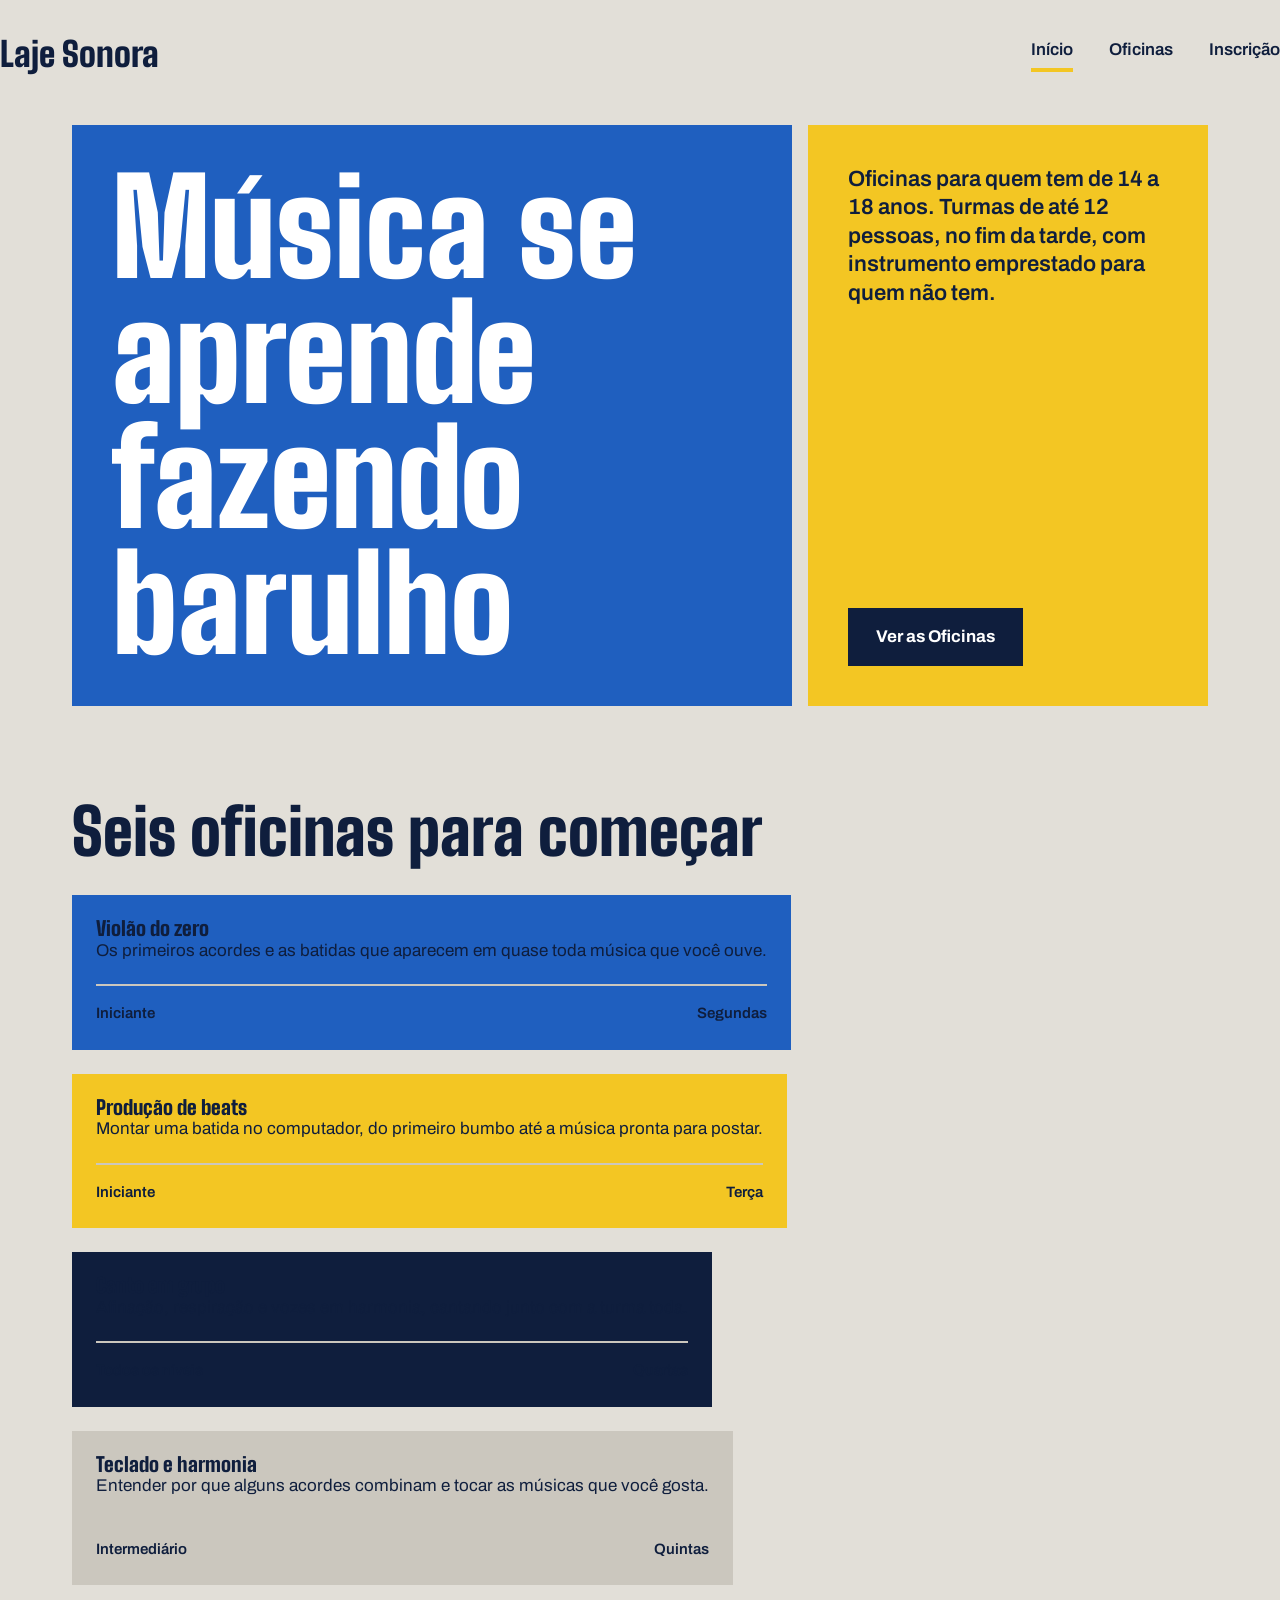
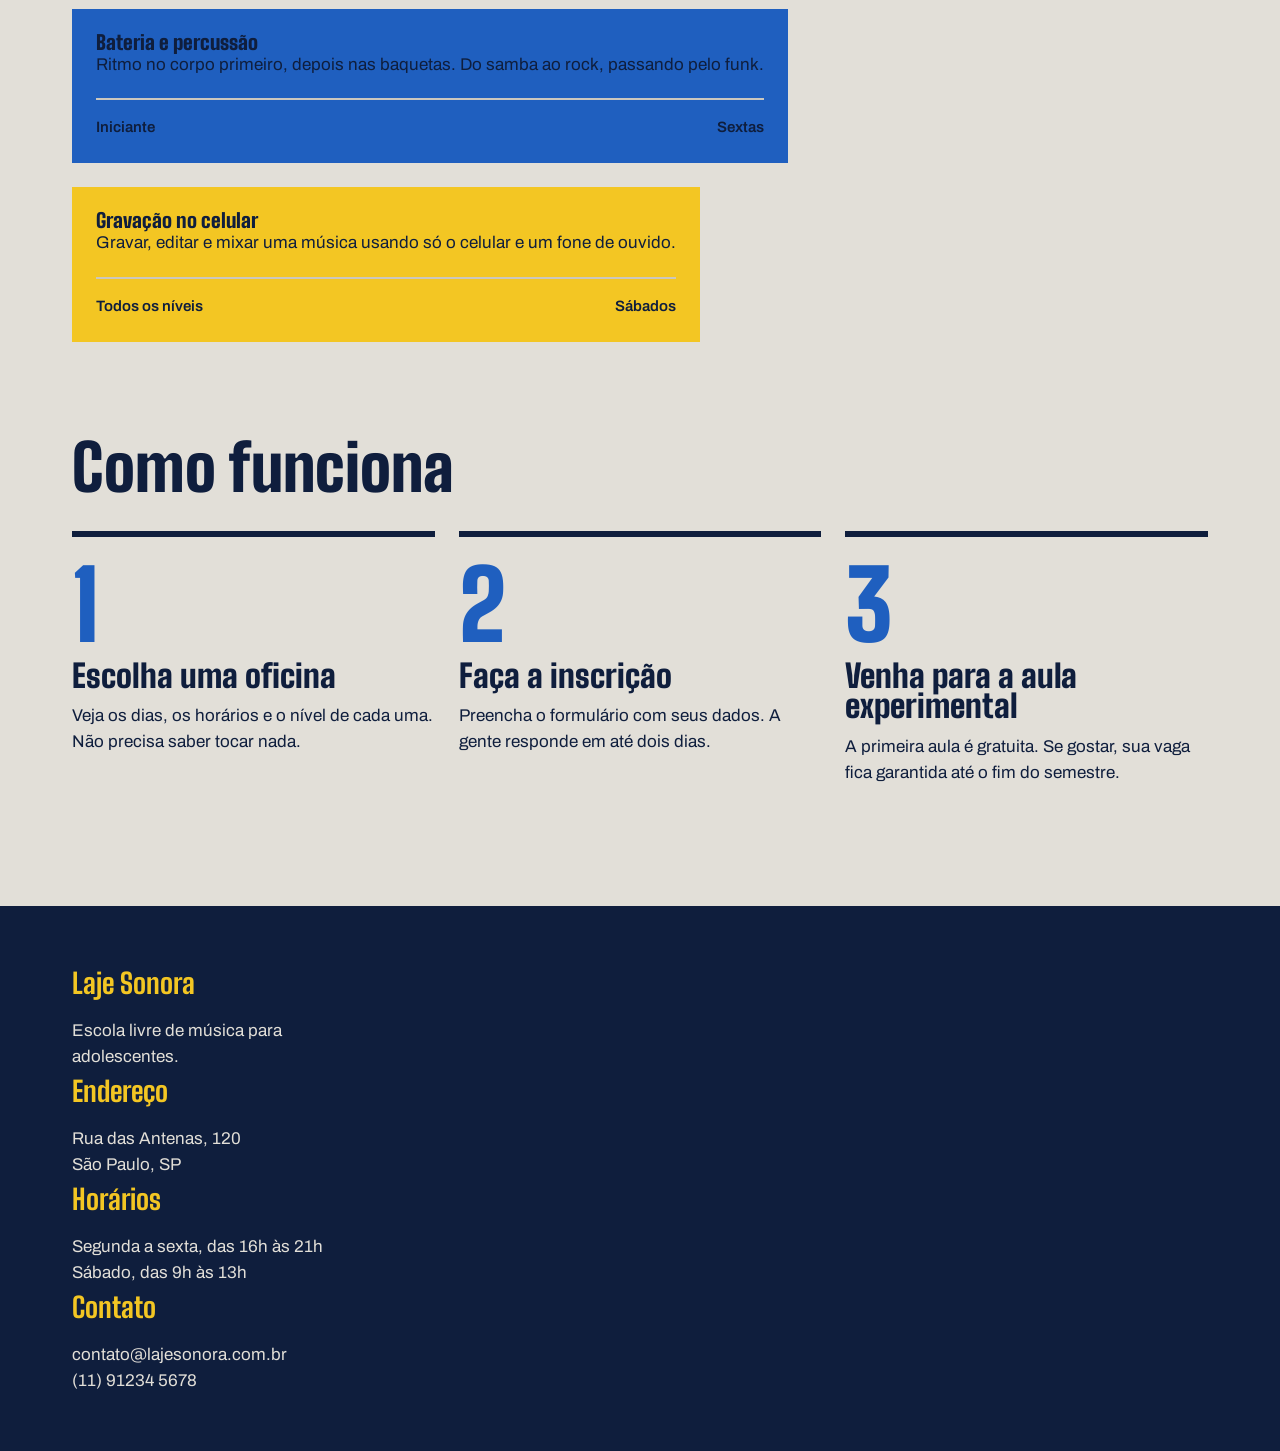
<file: index.html>
<!DOCTYPE html>
<html lang="pt-BR">
<head>
    <meta charset="UTF-8">
    <meta name="viewport" content="width=device-width, initial-scale=1.0">
    <link rel="preconnect" href="https://fonts.googleapis.com">
    <link rel="preconnect" href="https://fonts.gstatic.com" crossorigin>
    <link href="https://fonts.googleapis.com/css2?family=Archivo:ital,wght@0,100..900;1,100..900&family=Big+Shoulders:opsz,wght@10..72,100..900&display=swap" rel="stylesheet">
    <link rel="stylesheet" href="./index.css">
    <title>Laje Sonora | Início</title>
</head>
<body>
    <header class="topo">
        <a href="./index.html" class="logo">Laje Sonora</a>        
        <nav class="menu">
            <a href="./index.html" class="atual">Início</a>
            <a href="./oficinas.html">Oficinas</a>
            <a href="./inscricao.html">Inscrição</a>
        </nav>
    </header>
    <main>
        <section class="conteudo cartazes">
            <div class="cartaz cartaz-principal">
                <h1>Música se aprende fazendo barulho</h1>
            </div>
            <div class="cartaz cartaz-lateral">
                <p>Oficinas para quem tem de 14 a 18 anos. Turmas de até 12 pessoas, no fim da tarde, com instrumento emprestado para quem não tem.</p>
                <a href="oficinas.html" class="botao">Ver as Oficinas</a>
            </div>
        </section>
        <section class="conteudo secao">
            <h2 class="titulo-secao">Seis oficinas para começar</h2>
            <div class="cards">
                <article class="foto foto-azul">
                <div class="card-texto">
                    <h3>Violão do zero</h3>
                    <p>Os primeiros acordes e as batidas que aparecem em quase toda música que você ouve.</p>
                    <div class="card-info">
                        <span>Iniciante</span>
                        <span>Segundas</span>
                    </div>
                </div>
                </article>
                <article class="foto foto-amarela">
                <div class="card-texto">
                    <h3>Produção de beats</h3>
                    <p>Montar uma batida no computador, do primeiro bumbo até a música pronta para postar.</p>
                    <div class="card-info">
                        <span>Iniciante</span>
                        <span>Terça</span>
                    </div>
                </div>
                </article>
                <article class="foto foto-tinta">
                <div class="card-texto">
                    <h3>Canto em grupo</h3>
                    <p>Afinação, respiração e vozes em harmonia, cantando junto com a turma toda.</p>
                    <div class="card-info">
                        <span>Todos os níveis</span>
                        <span>Quartas</span>
                    </div>
                </div>
                </article>
                <article class="foto">
                <div class="card-texto">
                    <h3>Teclado e harmonia</h3>
                    <p>Entender por que alguns acordes combinam e tocar as músicas que você gosta.</p>
                    <div class="card-info">
                        <span>Intermediário</span>
                        <span>Quintas</span>
                    </div>
                </div>
                </article>
                <article class="foto foto-azul">
                    <div class="card-texto">
                        <h3>Bateria e percussão</h3>
                        <p>Ritmo no corpo primeiro, depois nas baquetas. Do samba ao rock, passando pelo funk.</p>
                        <div class="card-info">
                            <span>Iniciante</span>
                            <span>Sextas</span>
                        </div>
                    </div>
                </article>
                <article class="foto foto-amarela">
                    <div class="card-texto">
                        <h3>Gravação no celular</h3>
                        <p>Gravar, editar e mixar uma música usando só o celular e um fone de ouvido.</p>
                        <div class="card-info">
                            <span>Todos os níveis</span>
                            <span>Sábados</span>
                        </div>
                    </div>
                </article>
            </div>
        </section>
        <section class="conteudo secao">
            <h2 class="titulo-secao">Como funciona</h2>
            <div class="passos">
                <div class="passo">
                    <p class="passo-numero">1</p>
                    <h3>Escolha uma oficina</h3>
                    <p>Veja os dias, os horários e o nível de cada uma. Não precisa saber tocar nada.</p>
                </div>
                <div class="passo">
                    <p class="passo-numero">2</p>
                    <h3>Faça a inscrição</h3>
                    <p>Preencha o formulário com seus dados. A gente responde em até dois dias.</p>
                </div>
                <div class="passo">
                    <p class="passo-numero">3</p>
                    <h3>Venha para a aula experimental</h3>
                    <p>A primeira aula é gratuita. Se gostar, sua vaga fica garantida até o fim do semestre.</p>
                </div>
            </div>
        </section>
    </main>
    <footer class="rodape">
        <div class="conteudo rodape-colunas">
            <div class="rodape-coluna">
                <h4>Laje Sonora</h4>
                <p>Escola livre de música para <br> adolescentes.</p>
            </div>
        </div>
        <div class="conteudo rodape-colunas">
            <div class="rodape-coluna">
                <h4>Endereço</h4>
                <p>Rua das Antenas, 120 <br> São Paulo, SP</p>
            </div>
        </div>
        <div class="conteudo rodape-colunas">
            <div class="rodape-coluna">
                <h4>Horários</h4>
                <p>Segunda a sexta, das 16h às 21h <br> Sábado, das 9h às 13h</p>
            </div>
        </div>
        <div class="conteudo rodape-colunas">
            <div class="rodape-coluna">
                <h4>Contato</h4>
                <p>contato@lajesonora.com.br <br> (11) 91234 5678</p>
            </div>
        </div>
    </footer>
</body>
</html>
</file>
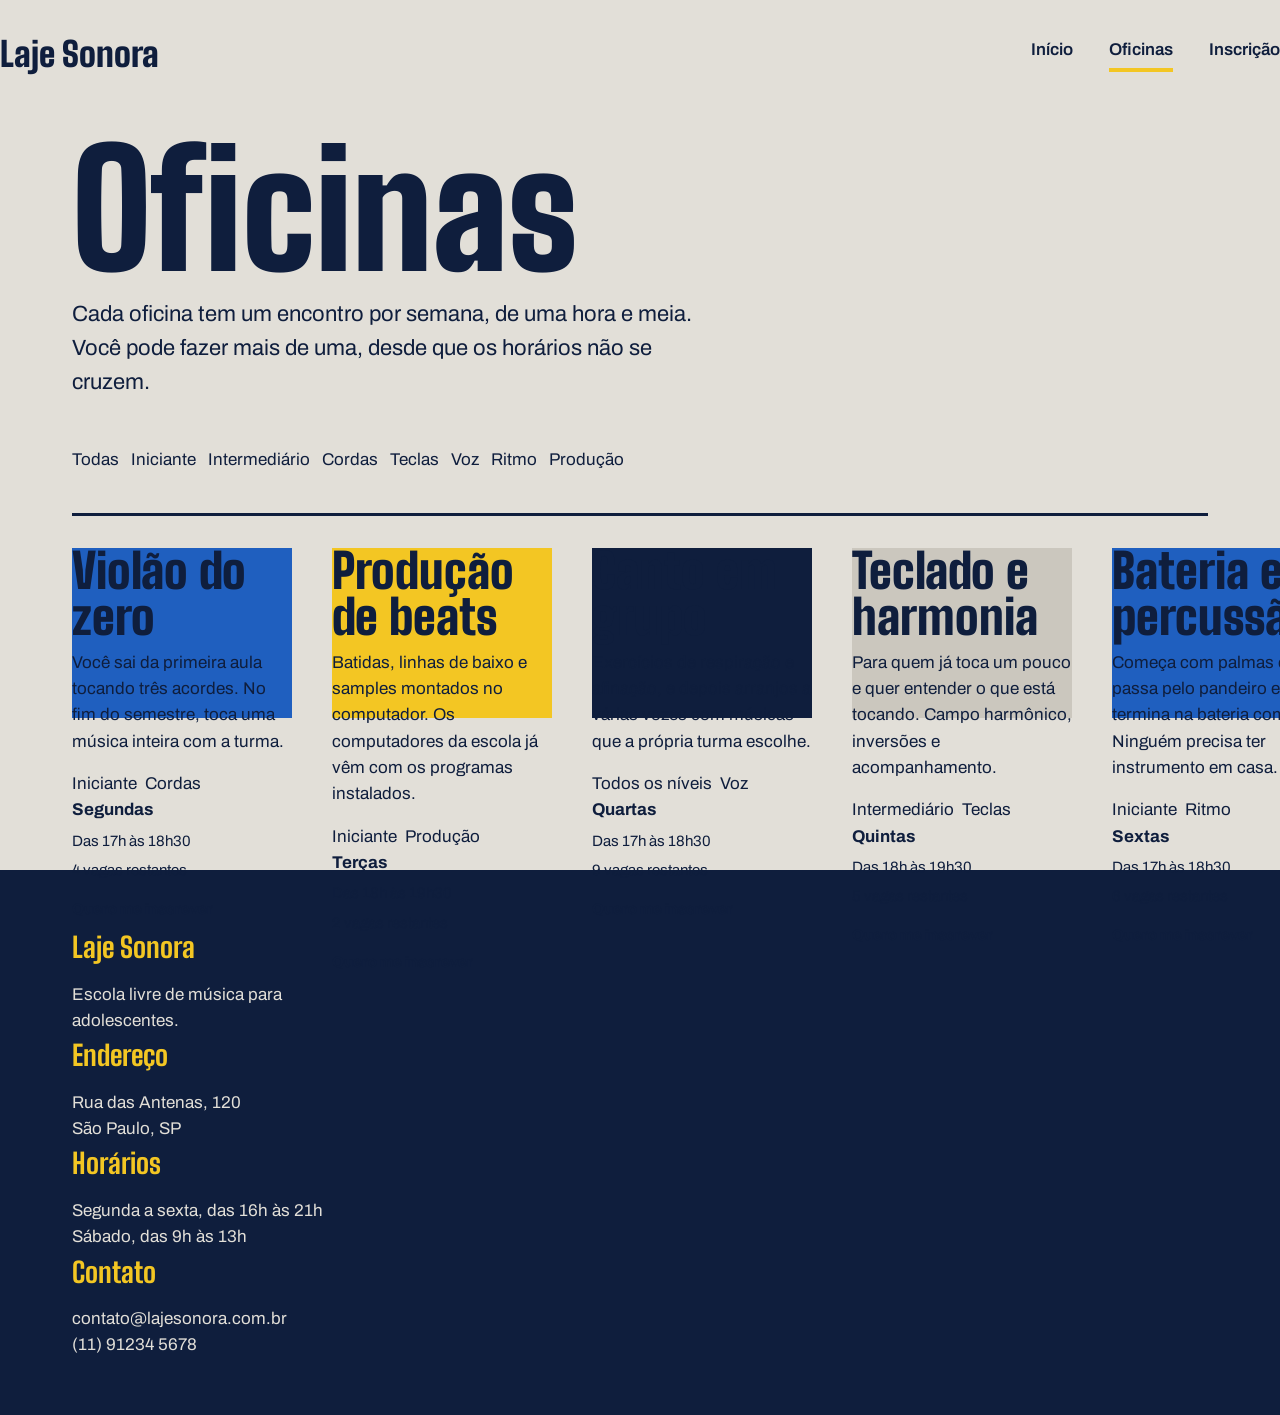
<file: oficinas.html>
<!DOCTYPE html>
<html lang="pt-BR">
<head>
    <meta charset="UTF-8">
    <meta name="viewport" content="width=device-width, initial-scale=1.0">
    <link rel="preconnect" href="https://fonts.googleapis.com">
    <link rel="preconnect" href="https://fonts.gstatic.com" crossorigin>
    <link href="https://fonts.googleapis.com/css2?family=Archivo:ital,wght@0,100..900;1,100..900&family=Big+Shoulders:opsz,wght@10..72,100..900&display=swap" rel="stylesheet">
    <link rel="stylesheet" href="./oficinas.css">
    <title>Laje Sonora | Oficinas</title>
</head>
<body>
    <header class="topo">
        <a href="./index.html" class="logo">Laje Sonora</a>        
        <nav class="menu">
            <a href="./index.html">Início</a>
            <a href="./oficinas.html" class="atual">Oficinas</a>
            <a href="./inscricao.html">Inscrição</a>
        </nav>
    </header>
    <main>
        <section class="conteudo">
            <h1 class="titulo-pagina">Oficinas</h1>
            <p class="subtitulo-pagina">Cada oficina tem um encontro por semana, de uma hora e meia. Você pode fazer mais de uma, desde que os horários não se cruzem.</p>
            <div class="filtros">
                <span class="ativo">Todas</span>
                <span>Iniciante</span>
                <span>Intermediário</span>
                <span>Cordas</span>
                <span>Teclas</span>
                <span>Voz</span>
                <span>Ritmo</span>
                <span>Produção</span>
            </div>
            <div class="lista">
                <article class="oficina">
                    <div class="foto foto-azul">
                        <div class="oficina-texto">
                            <h2>Violão do zero</h2>
                            <p>Você sai da primeira aula tocando três acordes. No fim do semestre, toca uma música inteira com a turma.</p>
                            <div class="etiquetas"><span>Iniciante</span><span>Cordas</span></div>
                        </div>
                        <div class="oficina-detalhes">
                            <strong>Segundas</strong>
                            <span>Das 17h às 18h30</span>
                            <span>4 vagas restantes</span>
                            <a href="./inscricao.html">Quero me inscrever</a>
                        </div>
                    </div>
                    <div class="foto foto-amarela">
                        <div class="oficina-texto">
                            <h2>Produção de beats</h2>
                            <p>Batidas, linhas de baixo e samples montados no computador. Os computadores da escola já vêm com os programas instalados.</p>
                            <div class="etiquetas"><span>Iniciante</span><span>Produção</span></div>
                        </div>
                        <div class="oficina-detalhes">
                            <strong>Terças</strong>
                            <span>Das 18h às 19h30</span>
                            <span>2 vagas restantes</span>
                            <a href="./inscricao.html">Quero me inscrever</a>
                        </div>
                    </div>
                    <div class="foto foto-tinta">
                        <div class="oficina-texto">
                            <h2>Canto em grupo</h2>
                            <p>Exercícios de respiração e afinação, e depois arranjos a várias vozes com músicas que a própria turma escolhe.</p>
                            <div class="etiquetas"><span>Todos os níveis</span><span>Voz</span></div>
                        </div>
                        <div class="oficina-detalhes">
                            <strong>Quartas</strong>
                            <span>Das 17h às 18h30</span>
                            <span>9 vagas restantes</span>
                            <a href="./inscricao.html">Quero me inscrever</a>
                        </div>
                    </div>
                    <div class="foto">
                        <div class="oficina-texto">
                            <h2>Teclado e harmonia</h2>
                            <p>Para quem já toca um pouco e quer entender o que está tocando. Campo harmônico, inversões e acompanhamento.</p>
                            <div class="etiquetas"><span>Intermediário</span><span>Teclas</span></div>
                        </div>
                        <div class="oficina-detalhes">
                            <strong>Quintas</strong>
                            <span>Das 18h às 19h30</span>
                            <span>5 vagas restantes</span>
                            <a href="./inscricao.html">Quero me inscrever</a>
                        </div>
                    </div>
                    <div class="foto foto-azul">
                        <div class="oficina-texto">
                            <h2>Bateria e percussão</h2>
                            <p>Começa com palmas e pés, passa pelo pandeiro e termina na bateria completa. Ninguém precisa ter instrumento em casa.</p>
                            <div class="etiquetas"><span>Iniciante</span><span>Ritmo</span></div>
                        </div>
                        <div class="oficina-detalhes">
                            <strong>Sextas</strong>
                            <span>Das 17h às 18h30</span>
                            <span>6 vagas restantes</span>
                            <a href="./inscricao.html">Quero me inscrever</a>
                        </div>
                    </div>
                    <div class="foto foto-amarela">
                        <div class="oficina-texto">
                            <h2>Gravação no celular</h2>
                            <p>Como posicionar o celular, gravar voz e instrumento separados e juntar tudo num aplicativo gratuito de edição.</p>
                            <div class="etiquetas"><span>Todos os níveis</span><span>Produção</span></div>
                        </div>
                        <div class="oficina-detalhes">
                            <strong>Sábados</strong>
                            <span>Das 10h às 11h30</span>
                            <span>7 vagas restantes</span>
                            <a href="./inscricao.html">Quero me inscrever</a>
                        </div>
                    </div>
                </article>
            </div>
        </section>
    </main>
    <footer class="rodape">
        <div class="conteudo rodape-colunas">
            <div class="rodape-coluna">
                <h4>Laje Sonora</h4>
                <p>Escola livre de música para <br> adolescentes.</p>
            </div>
        </div>
        <div class="conteudo rodape-colunas">
            <div class="rodape-coluna">
                <h4>Endereço</h4>
                <p>Rua das Antenas, 120 <br> São Paulo, SP</p>
            </div>
        </div>
        <div class="conteudo rodape-colunas">
            <div class="rodape-coluna">
                <h4>Horários</h4>
                <p>Segunda a sexta, das 16h às 21h <br> Sábado, das 9h às 13h</p>
            </div>
        </div>
        <div class="conteudo rodape-colunas">
            <div class="rodape-coluna">
                <h4>Contato</h4>
                <p>contato@lajesonora.com.br <br> (11) 91234 5678</p>
            </div>
        </div>
    </footer>
</body>
</html>
</file>
<file: index.css>
* {
    margin: 0;
    padding: 0;
    box-sizing: border-box;
    color: inherit;
}

:root{
    --concreto: #E2DFD8;
    --concreto-escuro: #CBC7BE;
    --tinta: #0F1E3D;
    --caixa-dagua: #1F5FBF;
    --fita: #F3C623;
    --branco: #ffffff;
    --fonte-cartaz: "Big Shoulders", "Arial Narrow", sans-serif;
    --fonte-texto: "Archivo", Arial, sans-serif;
}

body{
    background-color: var(--concreto);
    color: var(--tinta);
    font-family: var(--fonte-texto);
    font-size: 17px;
    line-height: 1.55;
}

h1, h2, h3{
    font-family: var(--fonte-cartaz);
    font-weight: 900;
    line-height: 0.95;
}

.conteudo{
    max-width: 1200px;
    margin-inline: auto;
    padding-inline: 32px;
}

.topo{
    padding-block: 28px;
    display: flex;
    justify-content: space-between;
    align-items: center;
}

.logo{
    font-family: var(--fonte-cartaz);
    font-size: 34px;
    font-weight: 900;
    text-decoration: none;
}

.menu{
    display: flex;
    gap: 36px;
}

.menu a{
    font-weight: 600;
    text-decoration: none;
    padding-bottom: 4px;
    border-bottom: 4px solid transparent;
}

.menu a:hover {
    border-bottom-color: var(--tinta);
}

.menu a.atual {
    border-bottom-color: var(--fita);
}

.cartazes{
    margin-top: 16px;
    display: flex;
    gap: 16px;
}

.cartaz{
    padding: 40px;
}

.cartaz-principal{
    background-color: var(--caixa-dagua);
    color: var(--branco);
    flex: 2;
}

.cartaz-principal h1{
    font-size: 132px;
    max-width: 9ch;
}

.cartaz-lateral{
    background-color: var(--fita);
    flex: 1;
    display: flex;
    flex-direction: column;
    justify-content: space-between;
    gap: 32px;
}

.cartaz-lateral p{
    font-size: 22px;
    font-weight: 600;
    line-height: 1.3;
}

.botao{
    padding: 16px 28px;
    background-color: var(--tinta);
    color: var(--branco);
    text-decoration: none;
    font-weight: 700;
    border: none;
    font-size: 17px;
    cursor: pointer;
}

.botao:hover{
    background-color: var(--caixa-dagua);
}

.cartaz-lateral{
    align-items: flex-start;
}


.secao {
    margin-top: 96px;
}

.titulo-secao {
    font-size: 64px;
    margin-bottom: 32px;
}

.cards {
    display: flex;
    flex-wrap: wrap;
    gap: 24px;
}

.card {
    background-color: var(--branco);
    border: 3px solid var(--tinta);
    flex: 1 1 340px;
}

.card .foto {
    height: 170px;
}

.foto {
    background-color: var(--concreto-escuro);
}

.foto-azul {
    background-color: var(--caixa-dagua);
}

.foto-amarela {
    background-color: var(--fita);
}

.foto-tinta {
    background-color: var(--tinta);
}

.card-texto {
    padding: 24px;
}

.card h3 {
    font-size: 36px;
    margin-bottom: 12px;
}

.card-info {
    margin-top: 20px;
    padding-top: 16px;
    border-top: 2px solid var(--concreto-escuro);
    font-weight: 600;
    font-size: 15px;
    display: flex;
    justify-content: space-between;
}


.passos {
    display: flex;
    gap: 24px;
}

.passo {
    border-top: 6px solid var(--tinta);
    padding-top: 20px;
    flex: 1;
}

.passo-numero {
    font-family: var(--fonte-cartaz);
    font-size: 96px;
    font-weight: 900;
    line-height: 1;
    color: var(--caixa-dagua);
}

.passo h3 {
    font-size: 32px;
    margin-block: 8px 12px;
}

.rodape{
    margin-top: 120px;
    background-color: var(--tinta);
    color: var(--concreto);
    padding-top: 56px;
    padding-bottom: 56px;
}

.rodape-colunas{
    display: flex;
    justify-content: space-between;
    gap: 40px;
}

.rodape-coluna{
    flex: 1;
}

.rodape h4{
    font-family: var(--fonte-cartaz);
    font-size: 28px;
    color: var(--fita);
    margin-bottom: 12px;
}
</file>
<file: oficinas.css>
* {
    margin: 0;
    padding: 0;
    box-sizing: border-box;
    color: inherit;
}

:root{
    --concreto: #E2DFD8;
    --concreto-escuro: #CBC7BE;
    --tinta: #0F1E3D;
    --caixa-dagua: #1F5FBF;
    --fita: #F3C623;
    --branco: #ffffff;
    --fonte-cartaz: "Big Shoulders", "Arial Narrow", sans-serif;
    --fonte-texto: "Archivo", Arial, sans-serif;
}

body{
    background-color: var(--concreto);
    color: var(--tinta);
    font-family: var(--fonte-texto);
    font-size: 17px;
    line-height: 1.55;
}

h1, h2, h3{
    font-family: var(--fonte-cartaz);
    font-weight: 900;
    line-height: 0.95;
}

.conteudo{
    max-width: 1200px;
    margin-inline: auto;
    padding-inline: 32px;
}

.topo{
    padding-block: 28px;
    display: flex;
    justify-content: space-between;
    align-items: center;
}

.logo{
    font-family: var(--fonte-cartaz);
    font-size: 34px;
    font-weight: 900;
    text-decoration: none;
}

.menu{
    display: flex;
    gap: 36px;
}

.menu a{
    font-weight: 600;
    text-decoration: none;
    padding-bottom: 4px;
    border-bottom: 4px solid transparent;
}

.menu a:hover {
    border-bottom-color: var(--tinta);
}

.menu a.atual {
    border-bottom-color: var(--fita);
}

.foto {
    background-color: var(--concreto-escuro);
}

.foto-azul {
    background-color: var(--caixa-dagua);
}

.foto-amarela {
    background-color: var(--fita);
}

.foto-tinta {
    background-color: var(--tinta);
}

.titulo-pagina{
    font-size: 160px;
    margin-top: 24px;
}

.subtitulo-pagina{
    font-size: 22px;
    width: 640px;
    margin-top: 12px;
}

.filtros{
    margin-top: 48px;
    display: flex;
    flex-wrap: wrap;
    gap: 12px;
}

.filtro{
    border: 2px solid var(--tinta);
    padding: 8px 18px;
    font-weight: 600;
    font-size: 15px;
}

.filtro.ativo{
    background-color: var(--tinta);
    color: var(--branco);
}

.lista{
    margin-top: 40px;
}

.oficina{
    display: flex;
    align-items: center;
    gap: 40px;
    padding-block: 32px;
    border-top: 3px solid var(--tinta);
}

.oficina .foto{
    width: 240px;
    height: 170px;
}

.oficina-texto{
    flex: 1;
    flex-shrink: 0;
}

.oficina h2{
    font-size: 48px;
    margin-bottom: 10px;
}

.etiquetas{
    margin-top: 16px;
    display: flex;
    gap: 8px;
}

.etiqueta{
    background-color: var(--branco);
    padding: 4px 12px;
    font-size: 14px;
    font-weight: 600;
}

.oficina-detalhes{
    width: 220px;
    font-size: 15px;
    display: flex;
    flex-direction: column;
    gap: 6px;

    strong{
        font-size: 17px;
    }

    a{
        margin-top: 10px;
        font-weight: 700;
    }
}



.rodape{
    margin-top: 120px;
    background-color: var(--tinta);
    color: var(--concreto);
    padding-top: 56px;
    padding-bottom: 56px;
}

.rodape-colunas{
    display: flex;
    justify-content: space-between;
    gap: 40px;
}

.rodape-coluna{
    flex: 1;
}

.rodape h4{
    font-family: var(--fonte-cartaz);
    font-size: 28px;
    color: var(--fita);
    margin-bottom: 12px;
}
</file>
